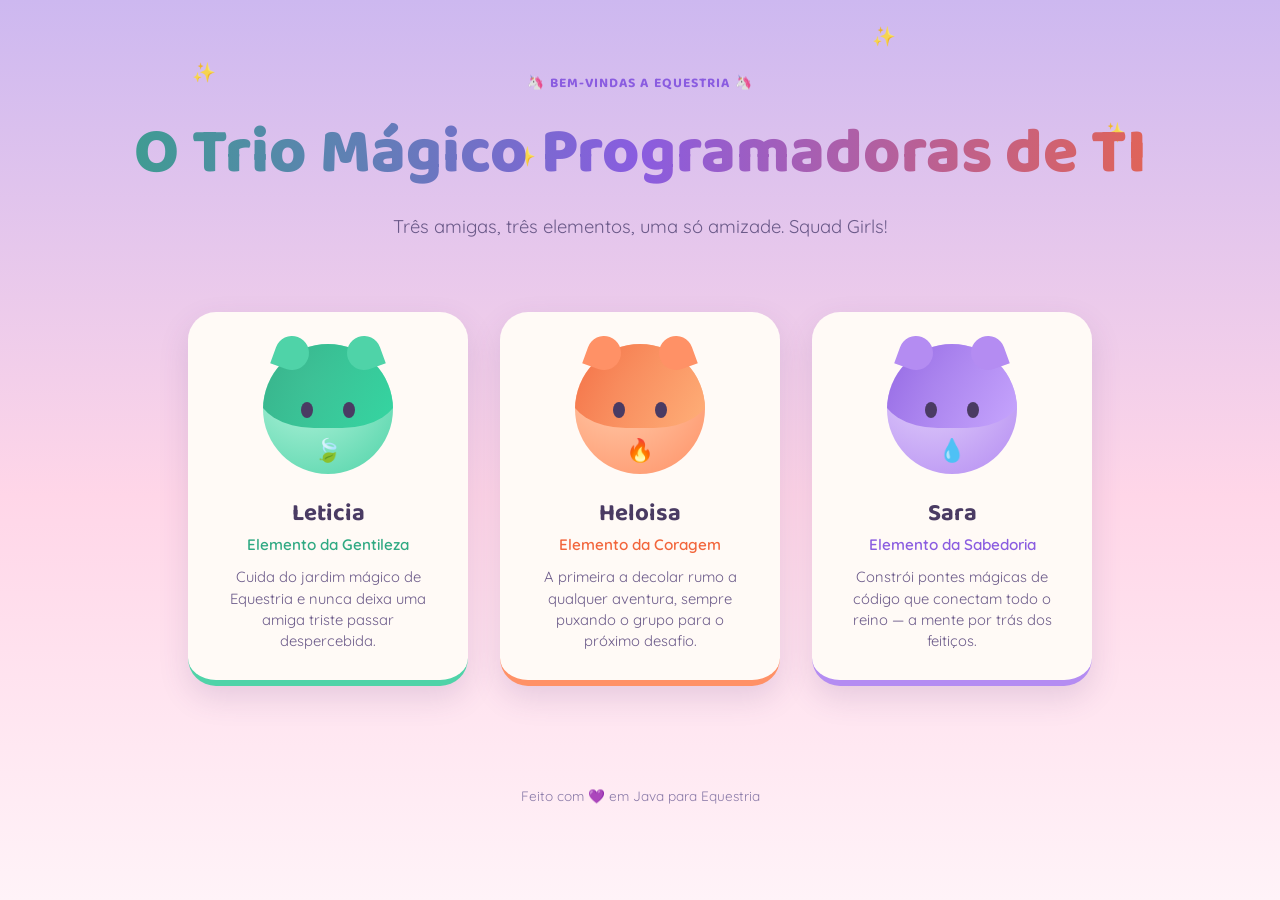
<file: src/main/resources/static/index.html>
<!DOCTYPE html>
<html lang="pt-BR">
<head>
<meta charset="UTF-8">
<meta name="viewport" content="width=device-width, initial-scale=1.0">
<title>Trio Mágico de Equestria</title>
<link rel="stylesheet" href="style.css">
<link rel="preconnect" href="https://fonts.googleapis.com">
<link href="https://fonts.googleapis.com/css2?family=Baloo+2:wght@500;700;800&family=Quicksand:wght@400;600&display=swap" rel="stylesheet">
</head>
<body>

  <div class="sky">
    <span class="cloud c1">☁️</span>
    <span class="cloud c2">☁️</span>
    <span class="cloud c3">☁️</span>
    <span class="star s1">✨</span>
    <span class="star s2">✨</span>
    <span class="star s3">✨</span>
    <span class="star s4">✨</span>
  </div>

  <header class="hero">
    <p class="eyebrow">🦄 Bem-vindas a Equestria 🦄</p>
    <h1>O Trio Mágico Programadoras de TI</h1>
    <p class="subtitle">Três amigas, três elementos, uma só amizade. Squad Girls!</p>
  </header>

  <main class="stable">

    <section class="pony-card leticia">
      <div class="avatar">
        <div class="ear ear-l"></div>
        <div class="ear ear-r"></div>
        <div class="head">
          <div class="mane"></div>
          <div class="eye eye-l"></div>
          <div class="eye eye-r"></div>
          <div class="cutie-mark">🍃</div>
        </div>
      </div>
      <h2>Leticia</h2>
      <p class="element">Elemento da Gentileza</p>
      <p class="desc">Cuida do jardim mágico de Equestria e nunca deixa uma amiga triste passar despercebida.</p>
    </section>

    <section class="pony-card heloisa">
      <div class="avatar">
        <div class="ear ear-l"></div>
        <div class="ear ear-r"></div>
        <div class="head">
          <div class="mane"></div>
          <div class="eye eye-l"></div>
          <div class="eye eye-r"></div>
          <div class="cutie-mark">🔥</div>
        </div>
      </div>
      <h2>Heloisa</h2>
      <p class="element">Elemento da Coragem</p>
      <p class="desc">A primeira a decolar rumo a qualquer aventura, sempre puxando o grupo para o próximo desafio.</p>
    </section>

    <section class="pony-card sara">
      <div class="avatar">
        <div class="ear ear-l"></div>
        <div class="ear ear-r"></div>
        <div class="head">
          <div class="mane"></div>
          <div class="eye eye-l"></div>
          <div class="eye eye-r"></div>
          <div class="cutie-mark">💧</div>
        </div>
      </div>
      <h2>Sara</h2>
      <p class="element">Elemento da Sabedoria</p>
      <p class="desc">Constrói pontes mágicas de código que conectam todo o reino — a mente por trás dos feitiços.</p>
    </section>

  </main>

  <footer>
    <p>Feito com 💜 em Java para Equestria</p>
  </footer>

</body>
</html>
</file>
<file: src/main/resources/static/style.css>
:root {
  --sky-top: #cdb8f0;
  --sky-bottom: #ffd6e8;
  --card-bg: #fffaf6;
  --text-dark: #4a3b63;
  --leticia: #4fd3a8;
  --leticia-dark: #2fa982;
  --heloisa: #ff9166;
  --heloisa-dark: #f2653b;
  --sara: #b48cf2;
  --sara-dark: #8a5ce0;
}

* { box-sizing: border-box; }

body {
  margin: 0;
  min-height: 100vh;
  font-family: 'Quicksand', sans-serif;
  color: var(--text-dark);
  background: linear-gradient(180deg, var(--sky-top) 0%, var(--sky-bottom) 55%, #fff3f8 100%);
  position: relative;
  overflow-x: hidden;
}

.sky {
  position: absolute;
  inset: 0;
  height: 600px;
  pointer-events: none;
  overflow: hidden;
}

.cloud, .star {
  position: absolute;
  font-size: 2rem;
  opacity: 0.85;
}

.cloud { animation: drift 30s linear infinite; }
.c1 { top: 6%; left: -10%; font-size: 2.6rem; animation-duration: 40s; }
.c2 { top: 16%; left: -20%; font-size: 1.8rem; animation-duration: 55s; animation-delay: -10s; }
.c3 { top: 3%; left: -30%; font-size: 2rem; animation-duration: 48s; animation-delay: -25s; }

.star { animation: twinkle 3s ease-in-out infinite; font-size: 1.2rem; }
.s1 { top: 10%; left: 15%; animation-delay: 0s; }
.s2 { top: 20%; right: 12%; animation-delay: 0.8s; }
.s3 { top: 4%; right: 30%; animation-delay: 1.6s; }
.s4 { top: 24%; left: 40%; animation-delay: 2.2s; }

@keyframes drift {
  from { transform: translateX(0); }
  to { transform: translateX(140vw); }
}

@keyframes twinkle {
  0%, 100% { opacity: 0.25; transform: scale(0.9); }
  50% { opacity: 1; transform: scale(1.15); }
}

.hero {
  position: relative;
  text-align: center;
  padding: 4.5rem 1.5rem 2rem;
}

.eyebrow {
  font-family: 'Baloo 2', sans-serif;
  font-weight: 700;
  letter-spacing: 0.08em;
  text-transform: uppercase;
  font-size: 0.85rem;
  color: var(--sara-dark);
  margin: 0 0 0.5rem;
}

.hero h1 {
  font-family: 'Baloo 2', sans-serif;
  font-weight: 800;
  font-size: clamp(2.5rem, 6vw, 4rem);
  margin: 0;
  background: linear-gradient(90deg, var(--leticia-dark), var(--sara-dark), var(--heloisa-dark));
  -webkit-background-clip: text;
  background-clip: text;
  color: transparent;
}

.subtitle {
  font-size: 1.15rem;
  color: #6b5a89;
  margin-top: 0.6rem;
}

.stable {
  position: relative;
  display: flex;
  flex-wrap: wrap;
  justify-content: center;
  gap: 2rem;
  padding: 1.5rem 1.5rem 4rem;
  max-width: 1100px;
  margin: 0 auto;
}

.pony-card {
  background: var(--card-bg);
  border-radius: 28px;
  padding: 2rem 1.75rem 1.75rem;
  width: 280px;
  text-align: center;
  box-shadow: 0 12px 30px rgba(90, 60, 130, 0.15);
  transition: transform 0.25s ease, box-shadow 0.25s ease;
  border-bottom: 6px solid transparent;
}

.pony-card:hover {
  transform: translateY(-8px);
  box-shadow: 0 18px 38px rgba(90, 60, 130, 0.22);
}

.leticia { border-color: var(--leticia); }
.heloisa { border-color: var(--heloisa); }
.sara { border-color: var(--sara); }

.avatar {
  position: relative;
  width: 130px;
  height: 130px;
  margin: 0 auto 1.25rem;
}

.head {
  position: relative;
  width: 130px;
  height: 130px;
  border-radius: 50%;
  overflow: hidden;
  display: flex;
  align-items: center;
  justify-content: center;
}

.leticia .head { background: radial-gradient(circle at 35% 30%, #b9f5de, var(--leticia)); }
.heloisa .head { background: radial-gradient(circle at 35% 30%, #ffd0b0, var(--heloisa)); }
.sara .head { background: radial-gradient(circle at 35% 30%, #e4d3fb, var(--sara)); }

.ear {
  position: absolute;
  top: -8px;
  width: 34px;
  height: 34px;
  border-radius: 50% 50% 50% 0;
  z-index: 1;
}

.ear-l { left: 12px; transform: rotate(20deg); }
.ear-r { right: 12px; transform: rotate(-110deg); }

.leticia .ear { background: var(--leticia); }
.heloisa .ear { background: var(--heloisa); }
.sara .ear { background: var(--sara); }

.mane {
  position: absolute;
  top: -6px;
  left: -6px;
  width: 142px;
  height: 90px;
  border-radius: 50% 50% 40% 40%;
  z-index: 0;
  opacity: 0.9;
}

.leticia .mane { background: linear-gradient(120deg, var(--leticia-dark), #2fd6a0); }
.heloisa .mane { background: linear-gradient(120deg, var(--heloisa-dark), #ffb37a); }
.sara .mane { background: linear-gradient(120deg, var(--sara-dark), #c9a8ff); }

.eye {
  position: absolute;
  top: 58px;
  width: 12px;
  height: 16px;
  background: var(--text-dark);
  border-radius: 50%;
  z-index: 2;
}

.eye-l { left: 38px; }
.eye-r { right: 38px; }

.cutie-mark {
  position: absolute;
  bottom: 10px;
  font-size: 1.4rem;
  z-index: 2;
}

.pony-card h2 {
  font-family: 'Baloo 2', sans-serif;
  font-size: 1.5rem;
  margin: 0.25rem 0 0.15rem;
}

.element {
  font-weight: 600;
  font-size: 0.95rem;
  margin: 0 0 0.75rem;
}

.leticia .element { color: var(--leticia-dark); }
.heloisa .element { color: var(--heloisa-dark); }
.sara .element { color: var(--sara-dark); }

.desc {
  font-size: 0.92rem;
  line-height: 1.45;
  color: #6b5a89;
  margin: 0;
}

footer {
  text-align: center;
  padding: 1.5rem;
  font-size: 0.85rem;
  color: #8a7aa8;
}

@media (max-width: 480px) {
  .pony-card { width: 100%; max-width: 320px; }
}
</file>
